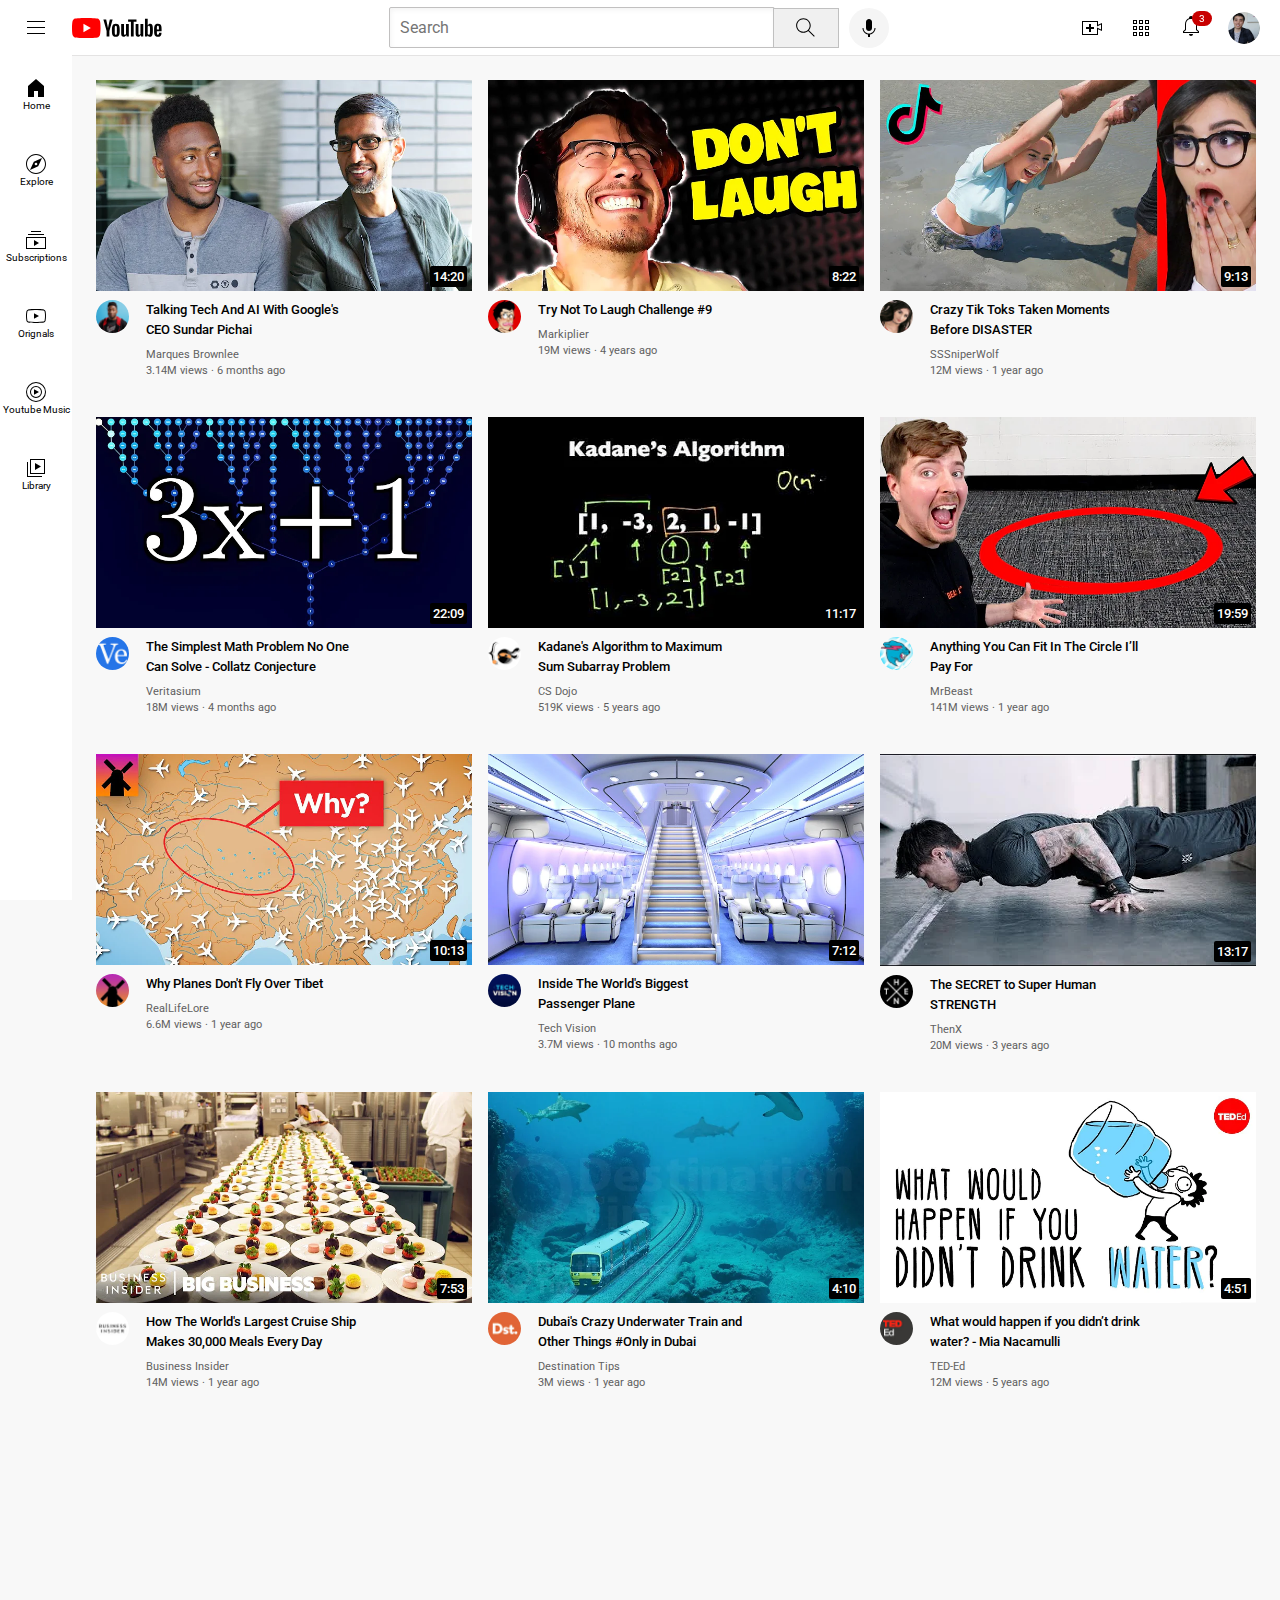
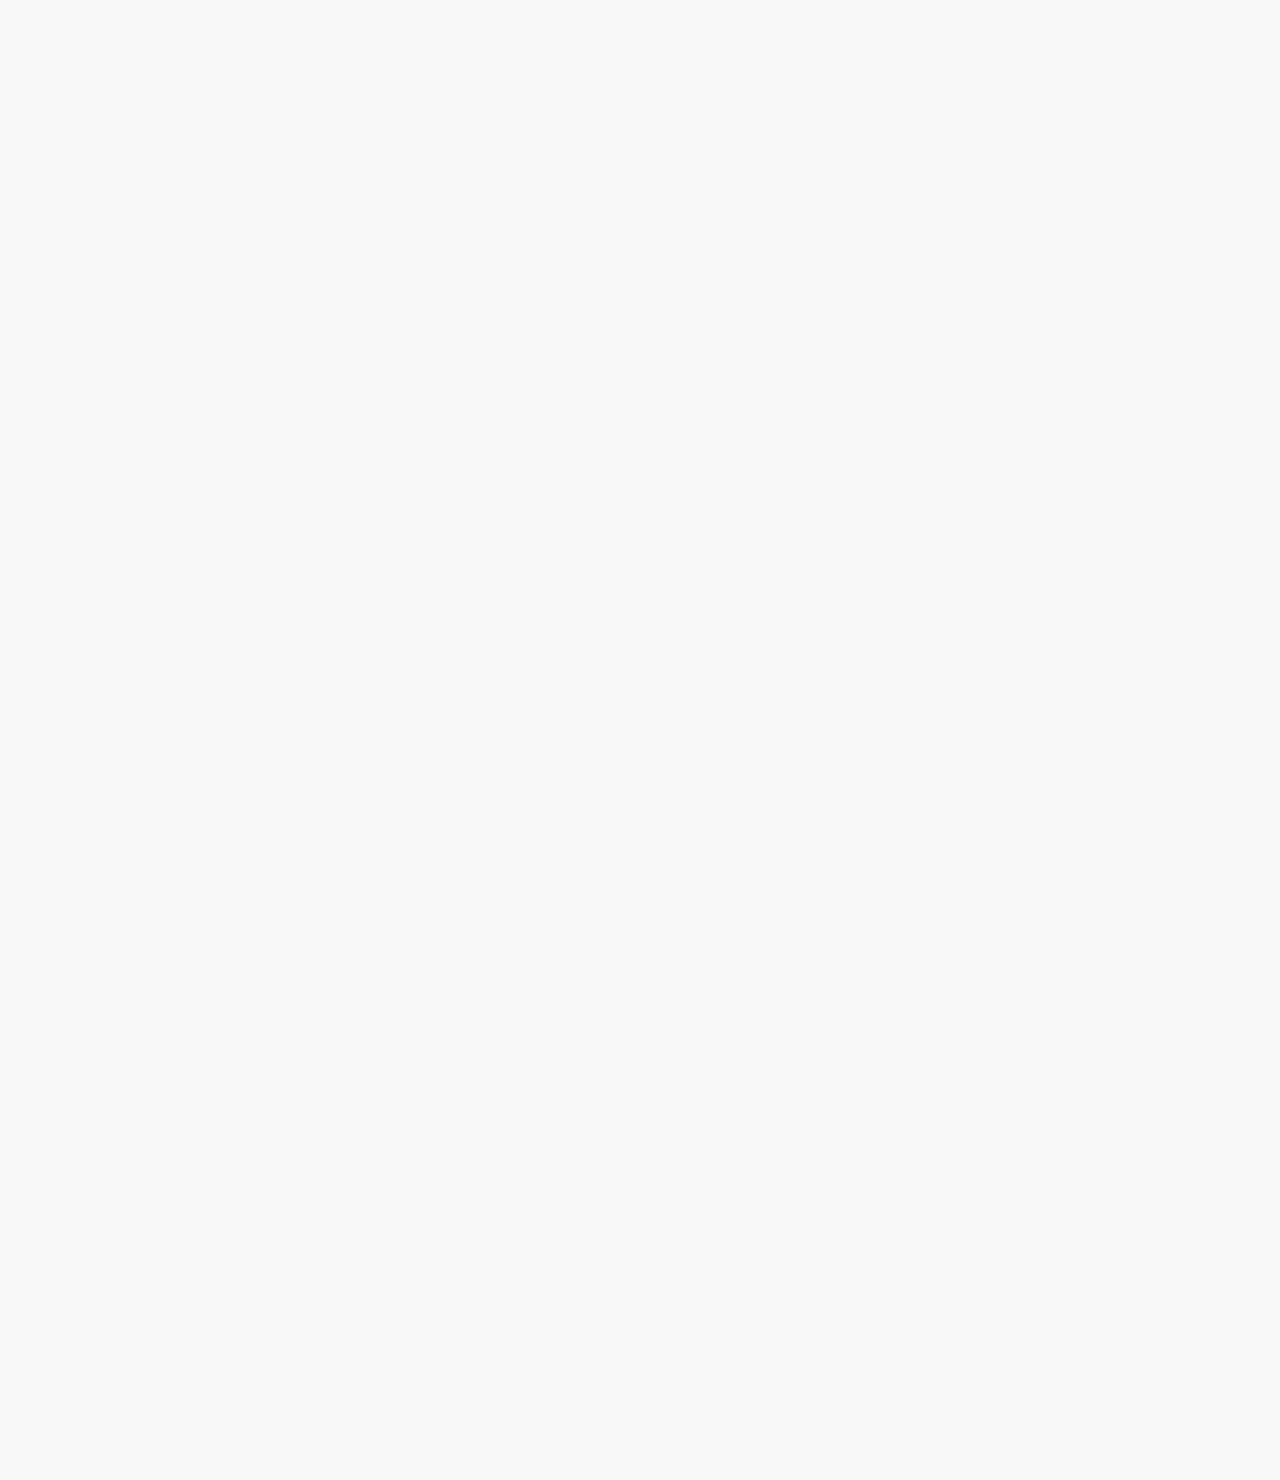
<file: Youtube/index.html>
<!DOCTYPE html>
<html>
    <head>
        <link rel="preconnect" href="https://fonts.googleapis.com">
<link rel="preconnect" href="https://fonts.gstatic.com" crossorigin>
<link href="https://fonts.googleapis.com/css2?family=Bebas+Neue&family=Montserrat:ital,wght@0,100..900;1,100..900&family=Roboto:ital,wght@0,100;0,300;0,400;0,500;0,700;0,900;1,100;1,300;1,400;1,500;1,700;1,900&display=swap" rel="stylesheet">
        <title>YouTube.com Clone</title>

        <link rel="stylesheet" href="general.css">
        <link rel="stylesheet" href="video.css">
        <link rel="stylesheet" href="header.css">
        <link rel="stylesheet" href="sidebar.css">

    </head>
    <body>

        <header class="header">
            <div class="left-section"><img class="hamburger-menu" src="/icons/hamburger-menu.svg" alt="">
            <img class="youtube-logo" src="/icons/youtube-logo.svg" alt=""></div>
            <div class="middle-section"><input class="search" type="text" placeholder="Search">
            <button class="search-button"><img class="search-img" src="/icons/search.svg" alt=""><div class="tooltip">Search</div></button>
            <button class="voice-search-button"><img class="voice-search-img" src="/icons/voice-search-icon.svg" alt=""><div class="tooltip">Search with your voice</div></button>
            </div>
            <div class="right-section">
                <div class="upload-icon-containor"><img class="upload-icon" src="/icons/upload.svg" alt=""><div class="tooltip">Create</div></div>
                <div class="youtube-apps-icon-containor"><img class="youtube-apps-icon" src="/icons/youtube-apps.svg" alt=""><div class="tooltip">Youtube Apps</div></div>
                <div class="notifications-icon-containor">
                <img class="notifications-icon" src="/icons/notifications.svg" alt="">
                    <div class="notifcations-count">3</div>
                </div>
                <img class="current-user-picture" src="/channel-pictures/my-channel.jpeg" alt="">
            </div>
        </header>

        <nav class="sidebar">
            <div class="sidebar-link"><img src="/icons/home.svg"><div>Home</div></div>
            <div class="sidebar-link"><img src="/icons/explore.svg"><div>Explore</div></div>
            <div class="sidebar-link"><img src="/icons/subscriptions.svg"><div>Subscriptions</div></div>
            <div class="sidebar-link"><img src="/icons/originals.svg"><div>Orignals</div></div>
            <div class="sidebar-link"><img src="/icons/youtube-music.svg"><div>Youtube Music</div></div>
            <div class="sidebar-link"><img src="/icons/library.svg"><div>Library</div></div>
        </nav>

        <main>
<section class="grid-containor">
    <div class="video-1-complete-containor">

        <div class="first-video-thumbnail-containor">
            <a href="https://www.youtube.com/watch?v=n2RNcPRtAiY"><img class="thumbnail" src="thumbnail/thumbnail-1.webp" alt="img-1"></a>
            <div class="video-time">14:20</div>
        </div>

        <div class="first-video-profile-details-grid-containor"> 
            <div class="video1-img">
                <img class="profile-picture1" src="/channel-pictures/channel-1.jpeg" alt="c1">
                <div class="H-tooltip">
                    <div class="img-H-containor"><img class="img-H" src="/channel-pictures/channel-1.jpeg" alt=""></div>
                    <div><p class="channel-name-H"><b>Marques Brownlee</b></p><p class="Subscribers-H">15 M Subscribers</p></div>
                </div>
            </div>

            

            <div class="video1-details">
                <p class="video-title"> Talking Tech And AI With Google's CEO Sundar Pichai</p>
                <p class="video-auther">Marques Brownlee</p>
                <p class="video-stats">3.14M views &#183; 6 months ago</p>
            </div>
        </div>

    </div> 

    <div class="video-1-complete-containor">
        <div class="first-video-thumbnail-containor">
            <a href="https://www.youtube.com/watch?v=mP0RAo9SKZk"><img class="thumbnail" src="thumbnail/thumbnail-2.webp" alt="img-1"></a>
            <div class="video-time">8:22</div>
        </div><br>

        <div class="first-video-profile-details-grid-containor">
            <div class="video1-img">
                <img class="profile-picture1" src="/channel-pictures/channel-2.jpeg" alt="c1">
            </div>
            <div class="video1-details">
                <p class="video-title">Try Not To Laugh Challenge #9</p>
                <p class="video-auther">Markiplier</p>
                <p class="video-stats">19M views &#183; 4 years ago</p>
            </div>
        </div>

    </div> 

    <div class="video-1-complete-containor">

        <div class="first-video-thumbnail-containor">
            <a href="https://www.youtube.com/watch?v=FgjPQQeTh1w"><img class="thumbnail" src="thumbnail/thumbnail-3.webp" alt="img-1"></a>
            <div class="video-time">9:13</div>
        </div>

        <div class="first-video-profile-details-grid-containor"> 
            <div class="video1-img">
                <img class="profile-picture1" src="/channel-pictures/channel-3.jpeg" alt="c1">
            </div>
            <div class="video1-details">
                <p class="video-title">Crazy Tik Toks Taken Moments Before DISASTER</p>
                <p class="video-auther">SSSniperWolf</p>
                <p class="video-stats">12M views &#183; 1 year ago</p>
            </div>
        </div>

    </div> 

    <div class="video-1-complete-containor">
        <div class="first-video-thumbnail-containor">
            <a href="https://www.youtube.com/watch?v=094y1Z2wpJg"><img class="thumbnail" src="thumbnail/thumbnail-4.webp" alt="img-1"></a>
            <div class="video-time">22:09</div>
        </div><br>

        <div class="first-video-profile-details-grid-containor">
            <div class="video1-img">
                <img class="profile-picture1" src="/channel-pictures/channel-4.jpeg" alt="c1">
            </div>
            <div class="video1-details">
                <p class="video-title">The Simplest Math Problem No One Can Solve - Collatz Conjecture</p>
                <p class="video-auther">Veritasium</p>
                <p class="video-stats">18M views &#183; 4 months ago</p>
            </div>
        </div>

    </div> 

    <div class="video-1-complete-containor">

        <div class="first-video-thumbnail-containor">
            <a href="https://www.youtube.com/watch?v=86CQq3pKSUw"><img class="thumbnail" src="thumbnail/thumbnail-5.webp" alt="img-1"></a>
            <div class="video-time">11:17</div>
        </div>

        <div class="first-video-profile-details-grid-containor"> 
            <div class="video1-img">
                <img class="profile-picture1" src="/channel-pictures/channel-5.jpeg" alt="c1">
            </div>
            <div class="video1-details">
                <p class="video-title">Kadane's Algorithm to Maximum Sum Subarray Problem</p>
                <p class="video-auther">CS Dojo</p>
                <p class="video-stats">519K views &#183; 5 years ago</p>
            </div>
        </div>

    </div> 

    <div class="video-1-complete-containor">
        <div class="first-video-thumbnail-containor">
            <a href="https://www.youtube.com/watch?v=yXWw0_UfSFg"><img class="thumbnail" src="thumbnail/thumbnail-6.webp" alt="img-1"></a>
            <div class="video-time">19:59</div>
        </div><br>

        <div class="first-video-profile-details-grid-containor">
            <div class="video1-img">
                <img class="profile-picture1" src="/channel-pictures/channel-6.jpeg" alt="c1">
            </div>
            <div class="video1-details">
                <p class="video-title">Anything You Can Fit In The Circle I’ll Pay For</p>
                <p class="video-auther">MrBeast</p>
                <p class="video-stats">141M views &#183; 1 year ago</p>
            </div>
        </div>

    </div> 

    <div class="video-1-complete-containor">
        <div class="first-video-thumbnail-containor">
            <a href="https://www.youtube.com/watch?v=fNVa1qMbF9Y"><img class="thumbnail" src="thumbnail/thumbnail-7.webp" alt="img-1"></a>
            <div class="video-time">10:13</div>
        </div><br>

        <div class="first-video-profile-details-grid-containor">
            <div class="video1-img">
                <img class="profile-picture1" src="/channel-pictures/channel-7.jpeg" alt="c1">
            </div>
            <div class="video1-details">
                <p class="video-title">Why Planes Don't Fly Over Tibet</p>
                <p class="video-auther">RealLifeLore</p>
                <p class="video-stats">6.6M views &#183; 1 year ago</p>
            </div>
        </div>

    </div> 

    <div class="video-1-complete-containor">
        <div class="first-video-thumbnail-containor">
            <a href="https://www.youtube.com/watch?v=lFm4EM1juls"><img class="thumbnail" src="thumbnail/thumbnail-8.webp" alt="img-1"></a>
            <div class="video-time">7:12</div>
        </div><br>

        <div class="first-video-profile-details-grid-containor">
            <div class="video1-img">
                <img class="profile-picture1" src="/channel-pictures/channel-8.jpeg" alt="c1">
            </div>
            <div class="video1-details">
                <p class="video-title">Inside The World's Biggest Passenger Plane</p>
                <p class="video-auther">Tech Vision</p>
                <p class="video-stats">3.7M views &#183; 10 months ago</p>
            </div>
        </div>

    </div> 

    <div class="video-1-complete-containor">
        <div class="first-video-thumbnail-containor">
            <a href="https://www.youtube.com/watch?v=ixmxOlcrlUc"><img class="thumbnail" src="thumbnail/thumbnail-9.webp" alt="img-1"></a>
            <div class="video-time">13:17</div>
        </div><br>

        <div class="first-video-profile-details-grid-containor">
            <div class="video1-img">
                <img class="profile-picture1" src="/channel-pictures/channel-9.jpeg" alt="c1">
            </div>
            <div class="video1-details">
                <p class="video-title">The SECRET to Super Human STRENGTH</p>
                <p class="video-auther">ThenX</p>
                <p class="video-stats">20M views &#183; 3 years ago</p>
            </div>
        </div>

    </div> 

    <div class="video-1-complete-containor">
        <div class="first-video-thumbnail-containor">
            <a href="https://www.youtube.com/watch?v=R2vXbFp5C9o"><img class="thumbnail" src="thumbnail/thumbnail-10.webp" alt="img-1"></a>
            <div class="video-time">7:53</div>
        </div><br>

        <div class="first-video-profile-details-grid-containor">
            <div class="video1-img">
                <img class="profile-picture1" src="/channel-pictures/channel-10.jpeg" alt="c1">
            </div>
            <div class="video1-details">
                <p class="video-title">How The World's Largest Cruise Ship Makes 30,000 Meals Every Day</p>
                <p class="video-auther">Business Insider</p>
                <p class="video-stats">14M views &#183; 1 year ago</p>
            </div>
        </div>

    </div> 

    <div class="video-1-complete-containor">
        <div class="first-video-thumbnail-containor">
            <a href="https://www.youtube.com/watch?v=0nZuYyXET3s"><img class="thumbnail" src="thumbnail/thumbnail-11.webp" alt="img-1"></a>
            <div class="video-time">4:10</div>
        </div><br>

        <div class="first-video-profile-details-grid-containor">
            <div class="video1-img">
                <img class="profile-picture1" src="/channel-pictures/channel-11.jpeg" alt="c1">
            </div>
            <div class="video1-details">
                <p class="video-title">Dubai's Crazy Underwater Train and Other Things #Only in Dubai</p>
                <p class="video-auther">Destination Tips</p>
                <p class="video-stats">3M views &#183; 1 year ago</p>
            </div>
        </div>

    </div> 

    <div class="video-1-complete-containor">
        <div class="first-video-thumbnail-containor">
            <a href="https://www.youtube.com/watch?v=9iMGFqMmUFs"><img class="thumbnail" src="thumbnail/thumbnail-12.webp" alt="img-1"></a>
            <div class="video-time">4:51</div>
        </div><br>

        <div class="first-video-profile-details-grid-containor">
            <div class="video1-img">
                <img class="profile-picture1" src="/channel-pictures/channel-12.jpeg" alt="c1">
            </div>
            <div class="video1-details">
                <p class="video-title">What would happen if you didn’t drink water? - Mia Nacamulli</p>
                <p class="video-auther">TED-Ed</p>
                <p class="video-stats">12M views &#183; 5 years ago</p>
            </div>
        </div>

    </div> 
    
</section>
</main>
            
</body>
</html>
</file>
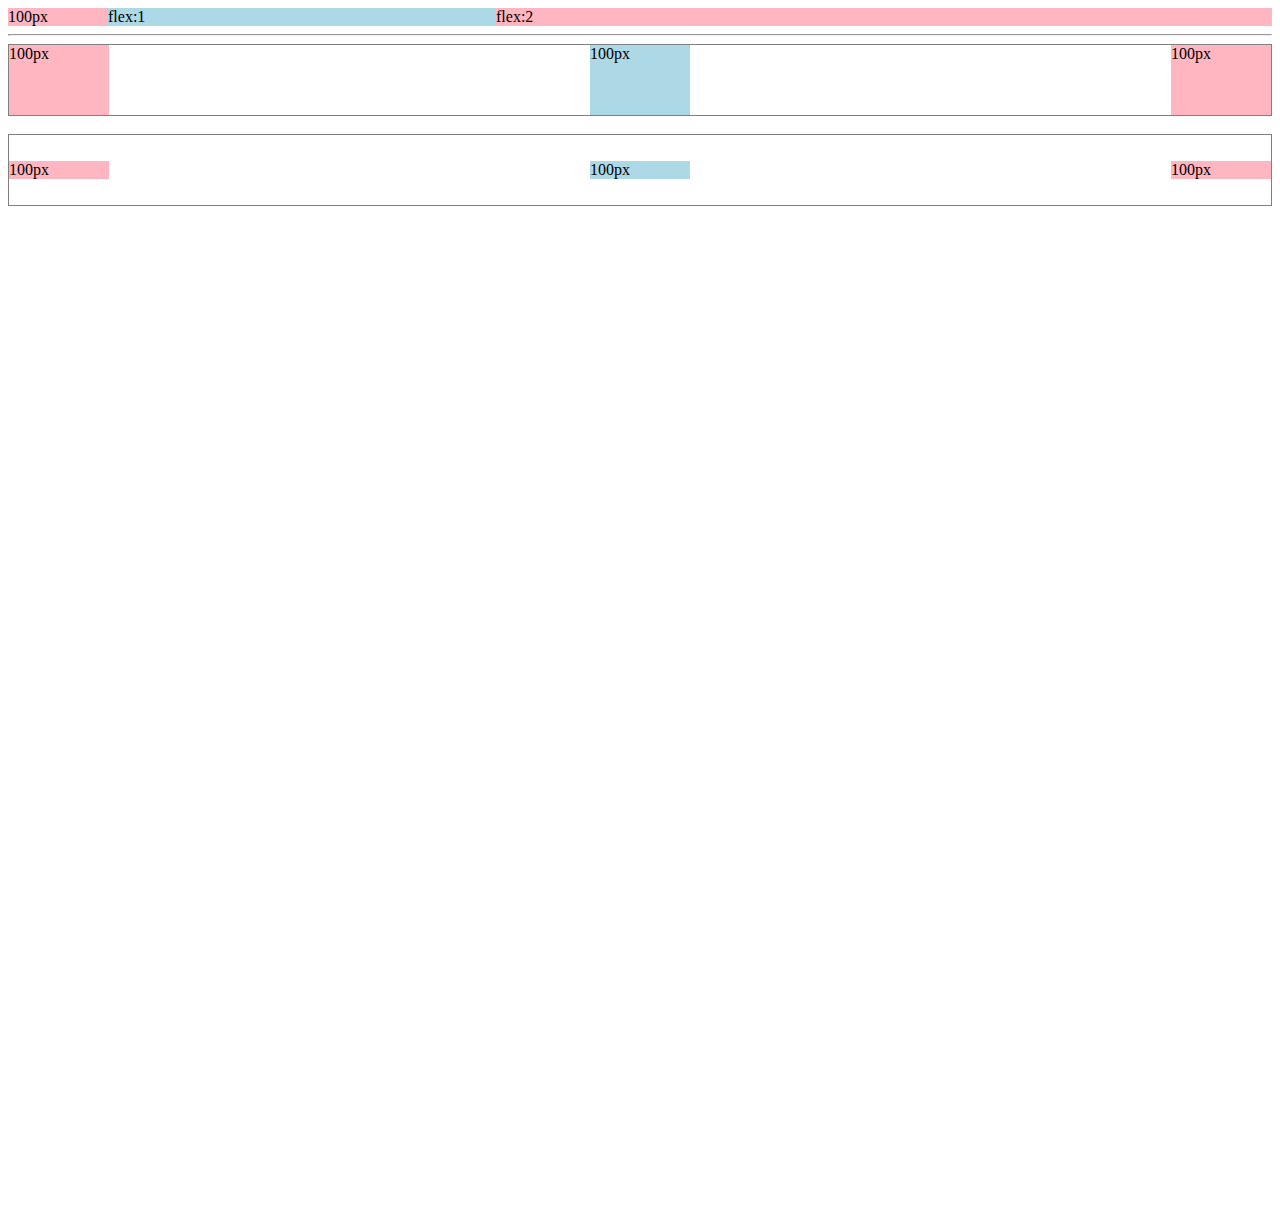
<file: Youtube/thumbnail/flex-example.html>
<!DOCTYPE html>
<html lang="en">
<head>
    <meta charset="UTF-8">
    <meta name="viewport" content="width=device-width, initial-scale=1.0">
    <title>Flex-Example</title>
</head>
<body style="padding-bottom: 1000px;">
    
    <div style="display: flex;
    flex-direction: row;">
    
    <div style="background-color: lightpink; width: 100px;">100px</div>
    <div style="background-color: lightblue; flex: 1;">flex:1</div>
    <div style="background-color: lightpink; flex: 2;">flex:2</div>

    </div>

    <hr>

    <div style="display: flex;
    height: 70px;
    border: solid;
    border-width: 1px;
    border-color: gray;
    flex-direction: row;
    justify-content: space-between;">
    
    <div style="background-color: lightpink; width: 100px;">100px</div>
    <div style="background-color: lightblue; width: 100px;;">100px</div>
    <div style="background-color: lightpink; width: 100px;;">100px</div>

    </div><br>

    <div style="display: flex;
    height: 70px;
    border: solid;
    border-width: 1px;
    border-color: gray;
    flex-direction: row;
    justify-content: space-between;
    align-items: center;">
    
    <div style="background-color: lightpink; width: 100px;">100px</div>
    <div style="background-color: lightblue; width: 100px;;">100px</div>
    <div style="background-color: lightpink; width: 100px;;">100px</div>

    </div>

</body>
</html>
</file>
<file: Youtube/general.css>
*{
    margin: 0;
    padding: 0;
}

p{
    font-family: Roboto, Arial;
}

body{
    margin: 0;
    padding-top: 80px;
    padding-left: 96px;
    padding-right: 24px;
    background-color: rgb(248, 248, 248);
    height: 3000px;
}
</file>
<file: Youtube/video.css>
.grid-containor{
    display: grid;
    grid-template-columns: 1fr 1fr 1fr;
    column-gap: 16px;
    row-gap: 40px;
}

@media(max-width: 500px){
    .grid-containor{
        grid-template-columns: 1fr 1fr;
    }
}

@media(min-width: 501px)and(max-width: 1350px){
    .grid-containor{
        grid-template-columns: 1fr 1fr 1fr;
    }
}

@media(min-width: 1351px) and (max-width: 1699px){
    .grid-containor{
        grid-template-columns: 1fr 1fr 1fr 1fr;
    }
}

@media(min-width: 1700px){
    .grid-containor{
        grid-template-columns: 1fr 1fr 1fr 1fr 1fr;
    }
}

.thumbnail{
    width: 100%;
    margin-bottom: 5px;
}

.first-video-profile-details-grid-containor{
    display: grid;
    grid-template-columns: 50px 1fr;
    width: 260px;
}

.profile-picture1{
    width: 33px; 
    display: inline-block;
    vertical-align: top; 
    margin-top: 0;  
    border-radius: 16.5px;       
}

.video-title{
    font-size: 13px;
    font-weight: 500;
    line-height: 20px;
    margin-bottom: 8px;
    vertical-align: top;
    width: auto;
}

.video-auther, .video-stats{
    font-size: 11px;
    color: rgb(96, 96, 96);
}

.video-auther{
    /* margin-top: 10px;*/
    margin-bottom: 3px;
    width: auto;
    
}

.video-stats{
    /* margin-top: 0; */
    width: 200px;
    
}

.first-video-thumbnail-containor{
    display: inline-block;
    position: relative;
}

.video-time{
    font-family: Roboto, Arial;
    font-size: 13px;
    font-weight: 500;
    padding-left: 3px;
    padding-right: 3px;
    padding-top: 3px;
    padding-bottom: 3px;
    border-radius: 2px;
    color: white;
    background-color: black;
    position: absolute;
    bottom: 13px;
    right: 5px;
}

.video-1-complete-containor{
    position: relative;   
}

.H-tooltip{
    background-color: rgb(248, 248, 248);
    display: flex;
    position: absolute;
    bottom: -40px;
    left: 0;
    padding-top: 13px;
    padding-bottom: 10px;
    padding-left: 15px;
    padding-right: 20px;
    border-radius: 5px;
    box-shadow: 1px 1px 5px black;
    opacity: 0;
    transition: opacity 0.15s;
    pointer-events: none;
}

.video1-img:hover .H-tooltip{
    opacity: 1;
}

.img-H{
    width: 50px;
    height: 50px;
    border-radius: 25px;
    margin-right: 10px;
    cursor: pointer;
}

.Subscribers-H{
    color: gray;
    margin-top: 3px;
}

.profile-picture1:hover{
    cursor: pointer;
}
</file>
<file: Youtube/header.css>
.header{
    height: 55px;
    display: flex;
    flex-direction: row;
    justify-content: space-between;
    position: fixed;
    top: 0;
    left: 0;
    right: 0;
    background-color: white;
    border-bottom-width: 1px;
    border-bottom-style: solid;
    border-bottom-color: rgb(228, 227, 227);
    z-index: 100;
}

.left-section{
    display: flex;
    align-items: center;
}

.youtube-logo{
    height: 20px;
}

.hamburger-menu{
    height: 24px;
    margin-left: 24px;
    margin-right: 24px;
}

.middle-section{
    flex: 1;
    margin-left: 70px;
    margin-right: 35px;
    max-width: 500px;
    display: flex;
    align-items: center;
}

.search-button{
    height: 40px;
    width: 66px;
    background-color: rgb(240, 240, 240);
    border-width: 1px;
    border-style: solid;
    border-color: rgb(192, 192, 192);
    margin-left: -2px;
    margin-right: 10px;

    /* position: relative; */
}

.search-button,
 .voice-search-button,
 .upload-icon-containor,
 .youtube-apps-icon-containor{
    display: flex;
    justify-content: center;
    align-items: center;
    position: relative;
    
 }

.search-button .tooltip,
 .voice-search-button .tooltip,
 .upload-icon-containor .tooltip,
 .youtube-apps-icon-containor .tooltip{
    font-family: Roboto, Arial;
    position: absolute;
    background-color: gray;
    color: white;
    padding-left: 8px;
    padding-right: 8px;
    padding-top: 4px;
    padding-bottom: 4px;
    border-radius: 2px;
    font-size: 12px;
    bottom: -30px;
    right: 5px;
    opacity: 0; 
    transition: opacity 0.15s;
    pointer-events: none;
    white-space: nowrap;
}

.search-button:hover .tooltip,
 .voice-search-button:hover .tooltip,
 .upload-icon-containor:hover .tooltip,
 .youtube-apps-icon-containor:hover .tooltip{
    opacity: 1;
}

.search-img{
    height: 25px;
}

.voice-search-img{
    height: 24px;
    
}

.voice-search-button{
    height: 40px;
    width: 40px;
    border-radius: 20px;
    border: none;
    background-color: rgb(245, 245, 245);
}

.search{
 flex: 1;
 height: 38.5px;
 padding-left: 10px;
 font-size: 16px;
 border-width: 1px;
 border-style: solid;
 border-color: rgb(193, 192, 192);
 border-radius: 2px;
 box-shadow: inset 1px 2px 5px rgba(0, 0, 0, 0.05);
 width: 0;
}

.search::placeholder{
    font-family: Roboto, Arial;
    font-size: 16px;
}

.right-section{
    width: 180px;
    display: flex;
    align-items: center;
    justify-content: space-between;
    margin-right: 20px;
    flex-shrink: 0;
}

.upload-icon{
    height: 24px;
}

.youtube-apps-icon{
    height: 24px;
}

.notifications-icon{
    height: 24px;
}

.notifications-icon-containor{
    position: relative;
}

.notifcations-count{
    font-family: Roboto, Arial;
    font-size: 10px;
    position: absolute;
    top: -3px;
    right: -9px;
    background-color: rgb(200, 0, 0);
    color: white;
    padding-left: 7px;
    padding-right: 7px;
    padding-top: 2px;
    padding-bottom: 2px;
    border-radius: 10px;
}

.current-user-picture{
    height: 32px;
    border-radius: 16px;
}
</file>
<file: Youtube/sidebar.css>
.sidebar{
    position: fixed;
    top: 55px;
    bottom: 0;
    left: 0;
    background-color: white;
    width: 72px;
    z-index: 200;
}

.sidebar-link{
    height: 76px;
    display: flex;
    flex-direction: column;
    justify-content: center;
    align-items: center;
    cursor: pointer;
}

.sidebar-link:hover{
    background-color: rgb(235, 235, 235);
}

.sidebar-link img{
    height: 24px;
}

.sidebar-link div{
    font-family: Roboto, Arial;
    font-size: 10px;
}
</file>
